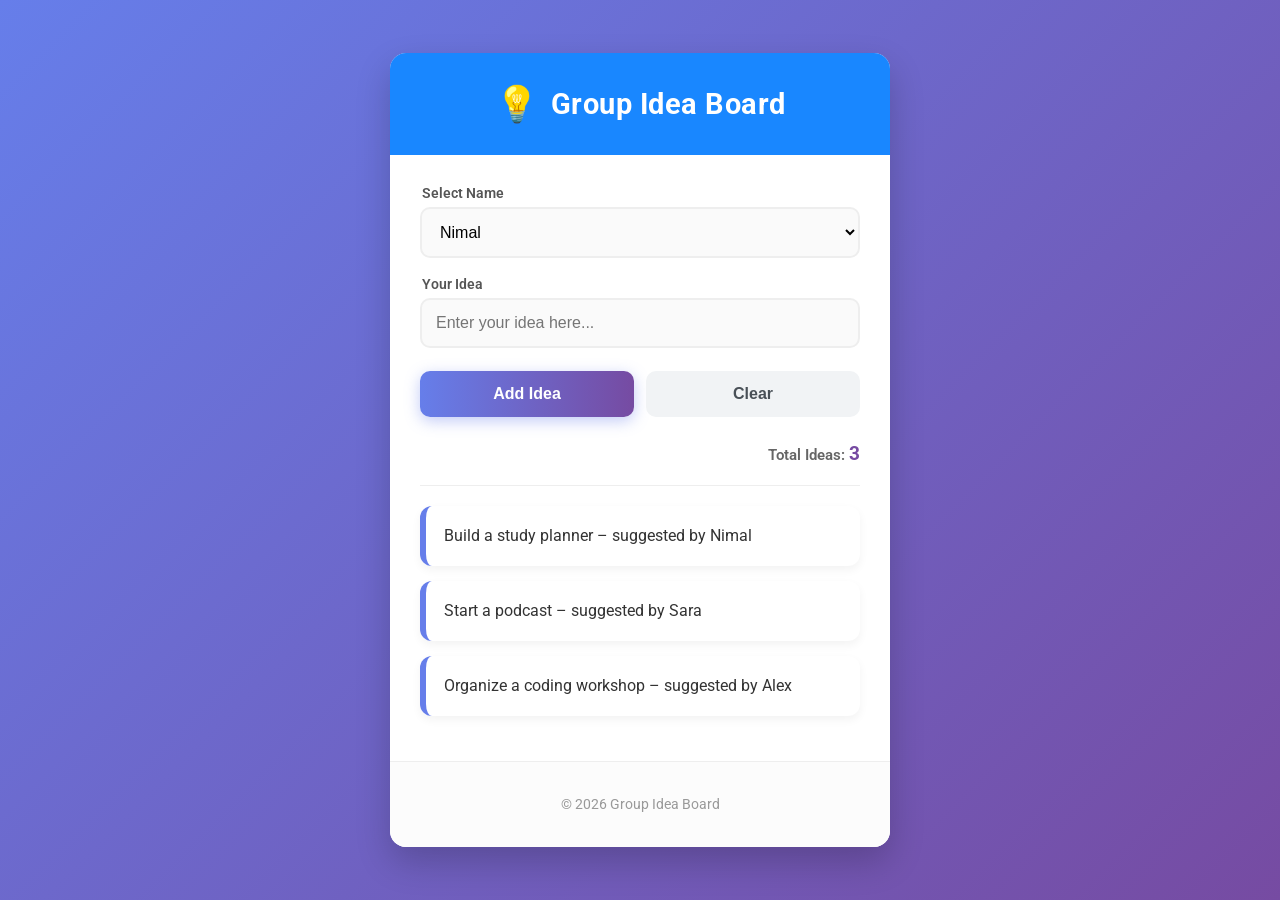
<file: idea-board/index.html>
<!DOCTYPE html>
<html lang="en">
<head>
    <meta charset="UTF-8">
    <meta name="viewport" content="width=device-width, initial-scale=1.0">
    <title>Group Idea Board</title>
    <!-- Importing modern Roboto font from Google Fonts -->
    <link href="https://fonts.googleapis.com/css2?family=Roboto:wght@300;400;700&display=swap" rel="stylesheet">
    <link rel="stylesheet" href="style.css">
</head>
<body>
    <!-- Main container to center the content -->
    <div class="container">
        <!-- Header Section with an icon and title -->
        <header>
            <div class="header-content">
                <span class="logo-icon">💡</span>
                <h1>Group Idea Board</h1>
            </div>
        </header>

        <div class="board-content">
            <!-- Input section for new ideas -->
            <div class="input-section">
                <div class="form-group">
                    <label for="user-name">Select Name</label>
                    <select id="user-name">
                        <option value="Nimal">Nimal</option>
                        <option value="Sara">Sara</option>
                        <option value="Alex">Alex</option>
                    </select>
                </div>

                <div class="form-group">
                    <label for="idea-input">Your Idea</label>
                    <input type="text" id="idea-input" placeholder="Enter your idea here...">
                </div>

                <!-- Button group for adding and clearing -->
                <div class="button-group">
                    <button id="add-idea-btn">Add Idea</button>
                    <button id="clear-input-btn">Clear</button>
                </div>
            </div>

            <!-- Idea Counter Section -->
            <div class="counter-section">
                <p>Total Ideas: <span id="idea-count">0</span></p>
            </div>

            <hr class="divider">

            <!-- List where ideas will be displayed -->
            <ul id="idea-list">
                <!-- Ideas will be dynamically added here -->
            </ul>
        </div>

        <!-- Footer Section -->
        <footer>
            <p>&copy; 2026 Group Idea Board</p>
        </footer>
    </div>

    <!-- Link to the JavaScript file -->
    <script src="script.js"></script>
</body>
</html>
</file>
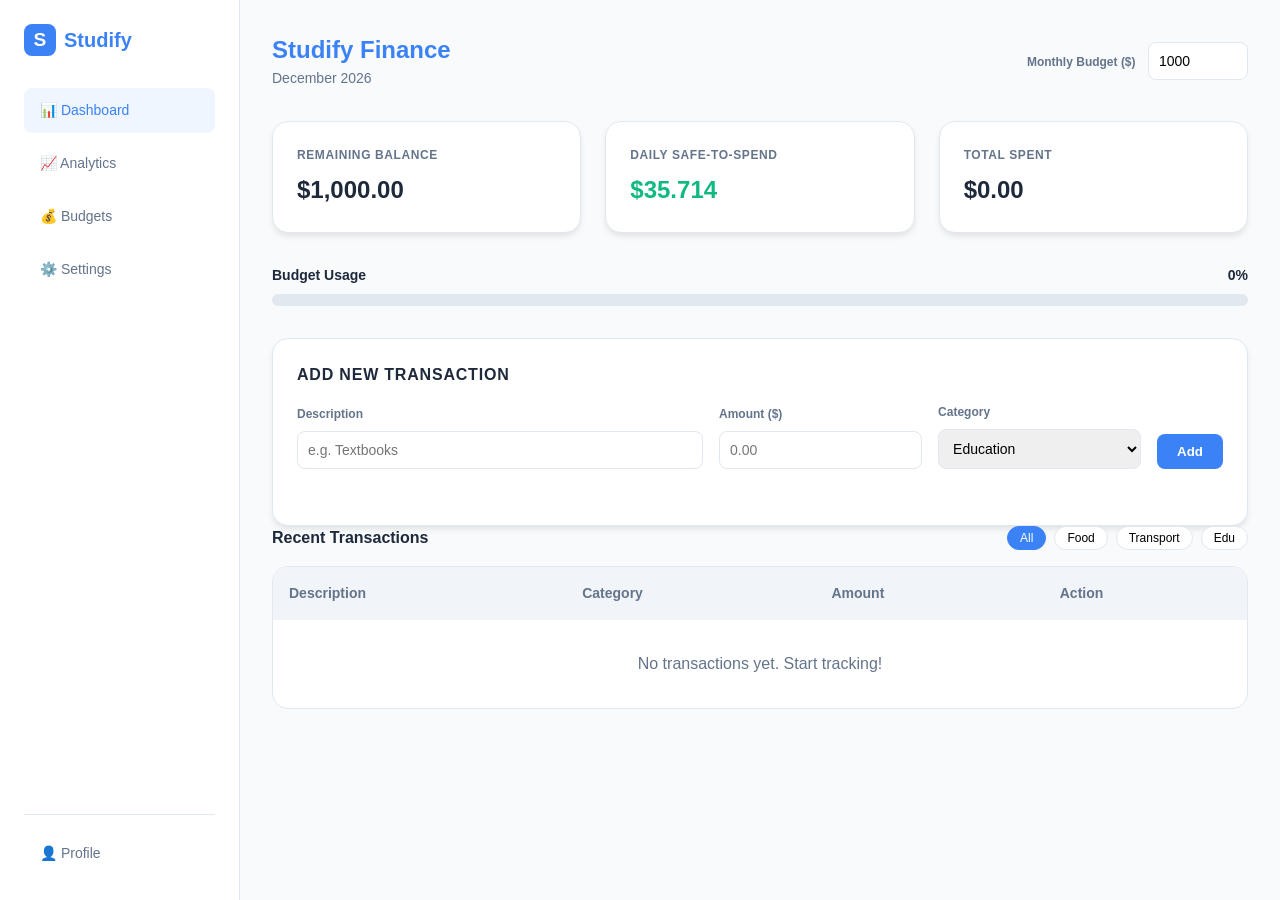
<file: study.html>
<!DOCTYPE html>
<html lang="en">
<head>
    <meta charset="UTF-8">
    <meta name="viewport" content="width=device-width, initial-scale=1.0">
    <title>Studify | Budget Tracker</title>
    <style>
        :root {
            --accent-blue: #3b82f6;
            --accent-green: #10b981;
            --accent-yellow: #f59e0b;
            --accent-red: #ef4444;
            --bg-color: #f8fafc;
            --card-bg: #ffffff;
            --sidebar-bg: #ffffff;
            --text-main: #1e293b;
            --text-secondary: #64748b;
            --border: #e2e8f0;
            --font-family: 'Inter', -apple-system, BlinkMacSystemFont, "Segoe UI", Roboto, sans-serif;
            --sidebar-width: 240px;
        }

        * {
            box-sizing: border-box;
            margin: 0;
            padding: 0;
        }

        body {
            font-family: var(--font-family);
            background-color: var(--bg-color);
            color: var(--text-main);
            line-height: 1.5;
            display: flex;
            min-height: 100vh;
        }

        /* Sidebar Styling */
        .sidebar {
            width: var(--sidebar-width);
            background: var(--sidebar-bg);
            border-right: 1px solid var(--border);
            padding: 1.5rem;
            display: flex;
            flex-direction: column;
            position: fixed;
            height: 100vh;
            z-index: 100;
        }

        .sidebar-brand {
            font-size: 1.25rem;
            font-weight: 800;
            color: var(--accent-blue);
            margin-bottom: 2rem;
            display: flex;
            align-items: center;
            gap: 0.5rem;
        }

        .nav-links {
            list-style: none;
            display: flex;
            flex-direction: column;
            gap: 0.5rem;
        }

        .nav-item {
            display: flex;
            align-items: center;
            gap: 0.75rem;
            padding: 0.75rem 1rem;
            border-radius: 0.5rem;
            color: var(--text-secondary);
            text-decoration: none;
            font-size: 0.875rem;
            font-weight: 500;
            transition: all 0.2s;
        }

        .nav-item:hover {
            background: #f1f5f9;
            color: var(--text-main);
        }

        .nav-item.active {
            background: #eff6ff;
            color: var(--accent-blue);
        }

        .sidebar-footer {
            margin-top: auto;
            padding-top: 1rem;
            border-top: 1px solid var(--border);
        }

        /* Main Content Styling */
        .main-content {
            margin-left: var(--sidebar-width);
            flex: 1;
            padding: 2rem;
            max-width: calc(100% - var(--sidebar-width));
        }

        .container {
            max-width: 1000px;
            margin: 0 auto;
        }

        header {
            margin-bottom: 2rem;
            display: flex;
            justify-content: space-between;
            align-items: center;
        }

        h1 {
            font-size: 1.5rem;
            font-weight: 700;
            color: var(--accent-blue);
        }

        .date-display {
            font-size: 0.875rem;
            color: var(--text-secondary);
        }

        /* Summary Cards */
        .summary-grid {
            display: grid;
            grid-template-columns: repeat(auto-fit, minmax(200px, 1fr));
            gap: 1.5rem;
            margin-bottom: 2rem;
        }

        .card {
            background: var(--card-bg);
            padding: 1.5rem;
            border-radius: 1rem;
            box-shadow: 0 4px 6px -1px rgba(0, 0, 0, 0.1);
            border: 1px solid var(--border);
        }

        .card h3 {
            font-size: 0.75rem;
            text-transform: uppercase;
            letter-spacing: 0.05em;
            color: var(--text-secondary);
            margin-bottom: 0.5rem;
        }

        .card .value {
            font-size: 1.5rem;
            font-weight: 700;
        }

        .safe-to-spend .value {
            color: var(--accent-green);
        }

        /* Progress Bar */
        .budget-progress-section {
            margin-bottom: 2rem;
        }

        .progress-label {
            display: flex;
            justify-content: space-between;
            margin-bottom: 0.5rem;
            font-size: 0.875rem;
            font-weight: 600;
        }

        .progress-container {
            height: 12px;
            background: var(--border);
            border-radius: 999px;
            overflow: hidden;
        }

        .progress-bar {
            height: 100%;
            width: 0%;
            transition: width 0.5s ease, background-color 0.5s ease;
        }

        /* Conditional Progress Styling */
        .progress-green { background-color: var(--accent-green); }
        .progress-yellow { background-color: var(--accent-yellow); }
        .progress-red { background-color: var(--accent-red); }

        /* Form */
        .transaction-form {
            display: grid;
            grid-template-columns: 2fr 1fr 1fr auto;
            gap: 1rem;
            margin-bottom: 2rem;
            align-items: end;
        }

        .form-group {
            display: flex;
            flex-direction: column;
            gap: 0.5rem;
        }

        .form-group label {
            font-size: 0.75rem;
            font-weight: 600;
            color: var(--text-secondary);
        }

        input, select {
            padding: 0.625rem;
            border-radius: 0.5rem;
            border: 1px solid var(--border);
            font-size: 0.875rem;
            outline: none;
            transition: border-color 0.2s;
        }

        input:focus, select:focus {
            border-color: var(--accent-blue);
        }

        button.btn-add {
            background-color: var(--accent-blue);
            color: white;
            padding: 0.625rem 1.25rem;
            border-radius: 0.5rem;
            border: none;
            font-weight: 600;
            cursor: pointer;
            transition: background 0.2s;
        }

        button.btn-add:hover {
            background-color: #2563eb;
        }

        /* Table & Filters */
        .transactions-header {
            display: flex;
            justify-content: space-between;
            align-items: center;
            margin-bottom: 1rem;
        }

        .filter-group {
            display: flex;
            gap: 0.5rem;
        }

        .filter-btn {
            padding: 0.25rem 0.75rem;
            border-radius: 999px;
            font-size: 0.75rem;
            border: 1px solid var(--border);
            background: white;
            cursor: pointer;
            transition: all 0.2s;
        }

        .filter-btn.active {
            background: var(--accent-blue);
            color: white;
            border-color: var(--accent-blue);
        }

        .table-container {
            background: white;
            border-radius: 1rem;
            border: 1px solid var(--border);
            overflow: hidden;
        }

        table {
            width: 100%;
            border-collapse: collapse;
            font-size: 0.875rem;
        }

        th {
            background: #f1f5f9;
            text-align: left;
            padding: 1rem;
            font-weight: 600;
            color: var(--text-secondary);
        }

        td {
            padding: 1rem;
            border-top: 1px solid var(--border);
        }

        tr:hover td {
            background: #f8fafc;
        }

        .tag {
            padding: 0.25rem 0.5rem;
            border-radius: 0.25rem;
            font-size: 0.75rem;
            font-weight: 500;
        }

        .tag-edu { background: #dbeafe; color: #1e40af; }
        .tag-food { background: #dcfce7; color: #166534; }
        .tag-transport { background: #fef3c7; color: #92400e; }
        .tag-other { background: #f1f5f9; color: #475569; }

        /* Toast Notifications */
        #toast-container {
            position: fixed;
            bottom: 2rem;
            right: 2rem;
            z-index: 1000;
        }

        .toast {
            background: #1e293b;
            color: white;
            padding: 0.75rem 1.5rem;
            border-radius: 0.5rem;
            margin-top: 0.5rem;
            font-size: 0.875rem;
            box-shadow: 0 10px 15px -3px rgba(0, 0, 0, 0.1);
            animation: slideIn 0.3s ease-out;
        }

        @keyframes slideIn {
            from { transform: translateX(100%); opacity: 0; }
            to { transform: translateX(0); opacity: 1; }
        }

        .empty-state {
            padding: 2rem;
            text-align: center;
            color: var(--text-secondary);
        }

        .tab-content {
            display: none;
            animation: fadeIn 0.3s ease-out;
        }

        .tab-content.active {
            display: block;
        }

        @keyframes fadeIn {
            from { opacity: 0; transform: translateY(5px); }
            to { opacity: 1; transform: translateY(0); }
        }

        @media (max-width: 768px) {
            .sidebar {
                width: 70px;
                padding: 1rem 0.5rem;
            }
            .sidebar-brand span { margin: 0 auto; }
            .sidebar-brand { font-size: 0; }
            .nav-item { justify-content: center; padding: 1rem; }
            .nav-item span { display: none; }
            .main-content { margin-left: 70px; max-width: calc(100% - 70px); }
        }

        @media (max-width: 640px) {
            .transaction-form {
                grid-template-columns: 1fr 1fr;
            }
            .btn-add { grid-column: span 2; }
        }
    </style>
</head>
<body>

<nav class="sidebar">
    <div class="sidebar-brand">
        <span style="background: var(--accent-blue); color: white; width: 32px; height: 32px; display: flex; align-items: center; justify-content: center; border-radius: 8px; font-size: 1.2rem;">S</span>
        Studify
    </div>
    <ul class="nav-links" id="sidebarNav">
        <li><a href="#" class="nav-item active" data-tab="dashboard">📊 Dashboard</a></li>
        <li><a href="#" class="nav-item" data-tab="analytics">📈 Analytics</a></li>
        <li><a href="#" class="nav-item" data-tab="budgets">💰 Budgets</a></li>
        <li><a href="#" class="nav-item" data-tab="settings">⚙️ Settings</a></li>
    </ul>
    <div class="sidebar-footer">
        <a href="#" class="nav-item">👤 Profile</a>
    </div>
</nav>

<main class="main-content">
    <div class="container">
    <header>
        <div>
            <h1>Studify Finance</h1>
            <div id="currentMonth" class="date-display">March 2026</div>
        </div>
        <div class="allowance-control">
            <label style="font-size: 0.75rem; font-weight: 600; color: var(--text-secondary);">Monthly Budget ($)</label>
            <input type="number" id="monthlyAllowance" value="1000" style="width: 100px; margin-left: 0.5rem;">
        </div>
    </header>

    <!-- Dashboard Tab -->
    <div id="dashboard" class="tab-content active">
        <div class="summary-grid">
            <div class="card">
                <h3>Remaining Balance</h3>
                <div class="value" id="remainingBalance">$0.00</div>
            </div>
            <div class="card safe-to-spend">
                <h3>Daily Safe-to-Spend</h3>
                <div class="value" id="safeToSpend">$0.00</div>
            </div>
            <div class="card">
                <h3>Total Spent</h3>
                <div class="value" id="totalSpent">$0.00</div>
            </div>
        </div>

        <section class="budget-progress-section">
            <div class="progress-label">
                <span>Budget Usage</span>
                <span id="usagePercent">0%</span>
            </div>
            <div class="progress-container">
                <div id="progressBar" class="progress-bar progress-green" style="width: 0%"></div>
            </div>
        </section>

        <section class="card">
            <h3 style="margin-bottom: 1rem; color: var(--text-main); font-size: 1rem;">Add New Transaction</h3>
            <form id="transactionForm" class="transaction-form">
                <div class="form-group">
                    <label>Description</label>
                    <input type="text" id="desc" placeholder="e.g. Textbooks" required>
                </div>
                <div class="form-group">
                    <label>Amount ($)</label>
                    <input type="number" id="amount" step="0.01" placeholder="0.00" required>
                </div>
                <div class="form-group">
                    <label>Category</label>
                    <select id="category">
                        <option value="Edu">Education</option>
                        <option value="Food">Food</option>
                        <option value="Transport">Transport</option>
                        <option value="Other">Other</option>
                    </select>
                </div>
                <button type="submit" class="btn-add">Add</button>
            </form>
        </section>

        <div class="transactions-header">
            <h3 style="font-size: 1rem;">Recent Transactions</h3>
            <div class="filter-group" id="filters">
                <button class="filter-btn active" data-filter="All">All</button>
                <button class="filter-btn" data-filter="Food">Food</button>
                <button class="filter-btn" data-filter="Transport">Transport</button>
                <button class="filter-btn" data-filter="Edu">Edu</button>
            </div>
        </div>

        <div class="table-container">
            <table id="transactionTable">
                <thead>
                    <tr>
                        <th>Description</th>
                        <th>Category</th>
                        <th>Amount</th>
                        <th>Action</th>
                    </tr>
                </thead>
                <tbody id="transactionList">
                    <!-- Transactions will appear here -->
                </tbody>
            </table>
            <div id="emptyMessage" class="empty-state">No transactions yet. Start tracking!</div>
        </div>
    </div>

    <!-- Analytics Tab -->
    <div id="analytics" class="tab-content">
        <h3 style="margin-bottom: 1rem; font-size: 1rem;">Spending Analytics</h3>
        <div class="summary-grid" style="grid-template-columns: repeat(auto-fit, minmax(180px, 1fr)); margin-bottom: 2rem;">
            <div class="card" style="border-left: 4px solid var(--accent-blue);">
                <h3>Today</h3>
                <div class="value" id="spendToday">$0.00</div>
            </div>
            <div class="card" style="border-left: 4px solid var(--accent-green);">
                <h3>This Week</h3>
                <div class="value" id="spendWeek">$0.00</div>
            </div>
            <div class="card" style="border-left: 4px solid var(--accent-yellow);">
                <h3>This Month</h3>
                <div class="value" id="spendMonth">$0.00</div>
            </div>
            <div class="card" style="border-left: 4px solid var(--accent-red);">
                <h3>This Year</h3>
                <div class="value" id="spendYear">$0.00</div>
            </div>
        </div>
        <!-- More detailed charts can go here -->
        <div class="card">
            <h3>Spending Insights</h3>
            <p style="color: var(--text-secondary); margin-top: 1rem;">Detailed charts and category breakdowns coming soon!</p>
        </div>
    </div>

    <!-- Budgets Tab -->
    <div id="budgets" class="tab-content">
        <h3 style="margin-bottom: 1rem; font-size: 1rem;">Budget Management</h3>
        <div class="card">
            <p style="color: var(--text-secondary);">Manage your monthly allowance and set category-specific limits here.</p>
        </div>
    </div>

    <!-- Settings Tab -->
    <div id="settings" class="tab-content">
        <h3 style="margin-bottom: 1rem; font-size: 1rem;">Settings</h3>
        <div class="card">
            <p style="color: var(--text-secondary);">Customize your dashboard experience.</p>
        </div>
    </div>
    </div>
</main>

<div id="toast-container"></div>

<script>
    // --- State Management ---
    let state = {
        transactions: [],
        allowance: 1000,
        currentFilter: 'All'
    };

    // --- Initialization ---
    function init() {
        const savedData = localStorage.getItem('studify_finance');
        if (savedData) {
            const parsed = JSON.parse(savedData);
            state.transactions = parsed.transactions || [];
            state.allowance = parsed.allowance || 1000;
        }
        
        document.getElementById('monthlyAllowance').value = state.allowance;
        updateDate();
        updateUI();
    }

    function saveState() {
        localStorage.setItem('studify_finance', JSON.stringify({
            transactions: state.transactions,
            allowance: state.allowance
        }));
    }

    // --- UI Logic ---
    function updateDate() {
        const now = new Date();
        const options = { month: 'long', year: 'numeric' };
        document.getElementById('currentMonth').textContent = now.toLocaleDateString('en-US', options);
    }

    function updateUI() {
        const totalSpent = state.transactions.reduce((acc, curr) => acc + curr.amount, 0);
        const remaining = state.allowance - totalSpent;
        
        // Date-based Analytics
        const now = new Date();
        const todayStr = now.toDateString();
        
        // Get start of week (Sunday)
        const startOfWeek = new Date(now);
        startOfWeek.setDate(now.getDate() - now.getDay());
        startOfWeek.setHours(0, 0, 0, 0);

        let spendToday = 0;
        let spendWeek = 0;
        let spendMonth = 0;
        let spendYear = 0;

        state.transactions.forEach(t => {
            const tDate = new Date(t.date);
            
            // Daily
            if (tDate.toDateString() === todayStr) spendToday += t.amount;
            
            // Weekly
            if (tDate >= startOfWeek) spendWeek += t.amount;
            
            // Monthly
            if (tDate.getMonth() === now.getMonth() && tDate.getFullYear() === now.getFullYear()) {
                spendMonth += t.amount;
            }
            
            // Yearly
            if (tDate.getFullYear() === now.getFullYear()) spendYear += t.amount;
        });

        // Safe to Spend Calculation
        const totalDays = new Date(now.getFullYear(), now.getMonth() + 1, 0).getDate();
        const daysRemaining = totalDays - now.getDate() + 1;
        const safeToSpend = remaining > 0 ? (remaining / daysRemaining) : 0;

        // Update Summary Cards
        document.getElementById('totalSpent').textContent = `$${totalSpent.toLocaleString(undefined, {minimumFractionDigits: 2})}`;
        document.getElementById('remainingBalance').textContent = `$${remaining.toLocaleString(undefined, {minimumFractionDigits: 2})}`;
        document.getElementById('safeToSpend').textContent = `$${safeToSpend.toLocaleString(undefined, {minimumFractionDigits: 2})}`;

        // Update Analytics Cards
        document.getElementById('spendToday').textContent = `$${spendToday.toLocaleString(undefined, {minimumFractionDigits: 2})}`;
        document.getElementById('spendWeek').textContent = `$${spendWeek.toLocaleString(undefined, {minimumFractionDigits: 2})}`;
        document.getElementById('spendMonth').textContent = `$${spendMonth.toLocaleString(undefined, {minimumFractionDigits: 2})}`;
        document.getElementById('spendYear').textContent = `$${spendYear.toLocaleString(undefined, {minimumFractionDigits: 2})}`;

        // Update Progress Bar
        const percent = Math.min((totalSpent / state.allowance) * 100, 100);
        const bar = document.getElementById('progressBar');
        const percentLabel = document.getElementById('usagePercent');
        
        bar.style.width = `${percent}%`;
        percentLabel.textContent = `${Math.round(percent)}%`;

        // Conditional Styling
        bar.className = 'progress-bar';
        if (percent < 50) bar.classList.add('progress-green');
        else if (percent < 90) bar.classList.add('progress-yellow');
        else bar.classList.add('progress-red');

        renderTransactions();
    }

    function renderTransactions() {
        const list = document.getElementById('transactionList');
        const emptyMsg = document.getElementById('emptyMessage');
        const filtered = state.currentFilter === 'All' 
            ? state.transactions 
            : state.transactions.filter(t => t.category === state.currentFilter);

        list.innerHTML = '';
        
        if (filtered.length === 0) {
            emptyMsg.style.display = 'block';
        } else {
            emptyMsg.style.display = 'none';
            filtered.slice().reverse().forEach(t => {
                const row = document.createElement('tr');
                row.innerHTML = `
                    <td>${t.desc}</td>
                    <td><span class="tag tag-${t.category.toLowerCase()}">${t.category}</span></td>
                    <td style="font-weight: 600;">$${t.amount.toFixed(2)}</td>
                    <td><button onclick="deleteTransaction(${t.id})" style="color: var(--accent-red); background: none; border: none; cursor: pointer; font-size: 0.75rem;">Delete</button></td>
                `;
                list.appendChild(row);
            });
        }
    }

    // --- Actions ---
    function addTransaction(e) {
        e.preventDefault();
        
        const descInput = document.getElementById('desc');
        const amountInput = document.getElementById('amount');
        const catInput = document.getElementById('category');

        const amount = parseFloat(amountInput.value);

        // Validation
        if (amount <= 0) {
            showToast("Please enter a valid amount greater than 0.", "error");
            return;
        }

        const newTransaction = {
            id: Date.now(),
            desc: descInput.value,
            amount: amount,
            category: catInput.value,
            date: new Date().toISOString()
        };

        state.transactions.push(newTransaction);
        saveState();
        updateUI();
        
        // Reset form
        descInput.value = '';
        amountInput.value = '';
        
        showToast(`Logged: ${newTransaction.desc} ($${amount})`, "success");
    }

    function deleteTransaction(id) {
        state.transactions = state.transactions.filter(t => t.id !== id);
        saveState();
        updateUI();
        showToast("Transaction deleted", "info");
    }

    function showToast(message, type) {
        const container = document.getElementById('toast-container');
        const toast = document.createElement('div');
        toast.className = 'toast';
        toast.textContent = message;
        
        container.appendChild(toast);
        
        setTimeout(() => {
            toast.style.opacity = '0';
            toast.style.transform = 'translateY(10px)';
            toast.style.transition = 'all 0.3s ease';
            setTimeout(() => toast.remove(), 300);
        }, 3000);
    }

    // --- Event Listeners ---
    document.getElementById('transactionForm').addEventListener('submit', addTransaction);

    document.getElementById('monthlyAllowance').addEventListener('change', (e) => {
        state.allowance = parseFloat(e.target.value) || 0;
        saveState();
        updateUI();
        showToast("Allowance updated", "success");
    });

    document.getElementById('filters').addEventListener('click', (e) => {
        if (e.target.classList.contains('filter-btn')) {
            document.querySelectorAll('.filter-btn').forEach(btn => btn.classList.remove('active'));
            e.target.classList.add('active');
            state.currentFilter = e.target.dataset.filter;
            renderTransactions();
        }
    });

    // --- Tab Switching Logic ---
    document.getElementById('sidebarNav').addEventListener('click', (e) => {
        const navItem = e.target.closest('.nav-item');
        if (navItem && navItem.dataset.tab) {
            e.preventDefault();
            
            // Update Navigation UI
            document.querySelectorAll('#sidebarNav .nav-item').forEach(item => {
                item.classList.remove('active');
            });
            navItem.classList.add('active');
            
            // Switch Tabs
            const targetTab = navItem.dataset.tab;
            document.querySelectorAll('.tab-content').forEach(tab => {
                tab.classList.remove('active');
            });
            document.getElementById(targetTab).classList.add('active');
            
            showToast(`Switched to ${targetTab.charAt(0).toUpperCase() + targetTab.slice(1)}`, "info");
        }
    });

    // Run init
    init();

</script>

</body>
</html>
</file>
<file: idea-board/style.css>
/* Global variables for consistent colors and gradients */
:root {
    --primary-blue: #4facfe; /* Lighter blue for gradient start */
    --primary-purple: #00f2fe; /* Cyan for gradient end */
    --hover-blue: #007bff;
    --light-bg: #f4f7f6;
    --card-white: #ffffff;
    --text-dark: #333333;
    --border-gray: #dddddd;
    
    /* Gradient Background */
    --main-gradient: linear-gradient(135deg, #667eea 0%, #764ba2 100%);
}

/* Global styles for the page */
body {
    font-family: 'Roboto', Arial, sans-serif;
    /* 1. Gradient Background: Smooth blue to purple gradient covering full screen */
    background: var(--main-gradient);
    background-attachment: fixed;
    display: flex;
    justify-content: center;
    align-items: center;
    min-height: 100vh;
    margin: 0;
    padding: 20px;
    box-sizing: border-box;
}

/* 5. Card Animation: Main container with shadow and hover lift effect */
.container {
    background-color: var(--card-white);
    width: 100%;
    max-width: 500px;
    border-radius: 16px;
    box-shadow: 0px 15px 35px rgba(0, 0, 0, 0.2);
    overflow: hidden;
    /* Smooth transition for the lift effect */
    transition: transform 0.3s cubic-bezier(0.175, 0.885, 0.32, 1.275), box-shadow 0.3s ease;
}

/* Subtle lift and stronger shadow when hovering over the card */
.container:hover {
    transform: translateY(-5px);
    box-shadow: 0px 20px 45px rgba(0, 0, 0, 0.3);
}

/* Header style with a subtle semi-transparent blue background */
header {
    background-color: rgba(0, 123, 255, 0.9);
    color: white;
    padding: 30px 15px;
}

.header-content {
    display: flex;
    justify-content: center;
    align-items: center;
    gap: 12px;
}

.logo-icon {
    font-size: 2.2rem;
    /* Subtle bounce animation for the icon */
    animation: bounce 2s infinite ease-in-out;
}

@keyframes bounce {
    0%, 100% { transform: translateY(0); }
    50% { transform: translateY(-5px); }
}

header h1 {
    margin: 0;
    font-size: 1.8rem;
    font-weight: 700;
    letter-spacing: 0.5px;
}

/* Main content area padding */
.board-content {
    padding: 30px;
}

/* Input section styling */
.input-section {
    display: flex;
    flex-direction: column;
    gap: 18px;
}

.form-group {
    display: flex;
    flex-direction: column;
    gap: 6px;
}

.form-group label {
    font-size: 0.85rem;
    font-weight: 600;
    color: #555;
    margin-left: 2px;
}

/* 4. Input Field Focus Effect: Glowing highlight when focused */
#user-name, #idea-input {
    padding: 14px;
    border: 2px solid #eee;
    border-radius: 10px;
    font-size: 1rem;
    transition: all 0.3s ease;
    background-color: #fafafa;
}

#user-name:focus, #idea-input:focus {
    outline: none;
    border-color: #667eea;
    background-color: #fff;
    /* Glowing shadow effect */
    box-shadow: 0 0 12px rgba(102, 126, 234, 0.3);
}

/* Button Group layout */
.button-group {
    display: flex;
    gap: 12px;
    margin-top: 5px;
}

/* 2. Button Animations: Hover grow and color change */
#add-idea-btn, #clear-input-btn {
    flex: 1;
    padding: 14px;
    font-size: 1rem;
    font-weight: 700;
    border: none;
    border-radius: 10px;
    cursor: pointer;
    /* Smooth transitions for all properties */
    transition: all 0.3s cubic-bezier(0.25, 0.8, 0.25, 1);
}

#add-idea-btn {
    background: linear-gradient(to right, #667eea, #764ba2);
    color: white;
    box-shadow: 0 4px 15px rgba(102, 126, 234, 0.4);
}

/* Hover Grow Effect for Add Idea Button */
#add-idea-btn:hover {
    transform: translateY(-2px) scale(1.03);
    box-shadow: 0 6px 20px rgba(102, 126, 234, 0.6);
    filter: brightness(1.1);
}

#clear-input-btn {
    background-color: #f1f3f5;
    color: #495057;
}

#clear-input-btn:hover {
    background-color: #e9ecef;
    transform: translateY(-1px);
}

#add-idea-btn:active, #clear-input-btn:active {
    transform: translateY(0) scale(0.98);
}

/* Idea Counter Section Styling */
.counter-section {
    margin-top: 25px;
    text-align: right;
    font-size: 0.95rem;
    color: #666;
    font-weight: 600;
}

#idea-count {
    display: inline-block;
    color: #764ba2;
    font-size: 1.2rem;
    font-weight: 700;
    transition: transform 0.3s ease;
}

/* Divider line */
.divider {
    border: 0;
    border-top: 1px solid #eee;
    margin: 20px 0;
}

/* List style for displaying ideas */
#idea-list {
    list-style-type: none;
    padding: 0;
    margin: 0;
}

/* 3. Idea List Animation: Each item slides in and fades in */
#idea-list li {
    background-color: #fff;
    margin-bottom: 15px;
    padding: 18px;
    border-left: 6px solid #667eea;
    border-radius: 12px;
    box-shadow: 0px 4px 10px rgba(0, 0, 0, 0.05);
    color: var(--text-dark);
    font-size: 1rem;
    line-height: 1.5;
    word-break: break-word;
    /* Initial state for animation */
    opacity: 0;
    transform: translateX(-20px);
    /* Animation execution */
    animation: slideInFade 0.5s cubic-bezier(0.25, 0.46, 0.45, 0.94) forwards;
}

/* Keyframes for sliding and fading in ideas */
@keyframes slideInFade {
    to {
        opacity: 1;
        transform: translateX(0);
    }
}

/* Footer styling */
footer {
    background-color: #fcfcfc;
    text-align: center;
    padding: 20px;
    font-size: 0.9rem;
    color: #999;
    border-top: 1px solid #eee;
}

/* Responsive design for smaller screens */
@media (max-width: 600px) {
    body {
        padding: 10px;
    }
    .container {
        border-radius: 0;
    }
}
</file>
